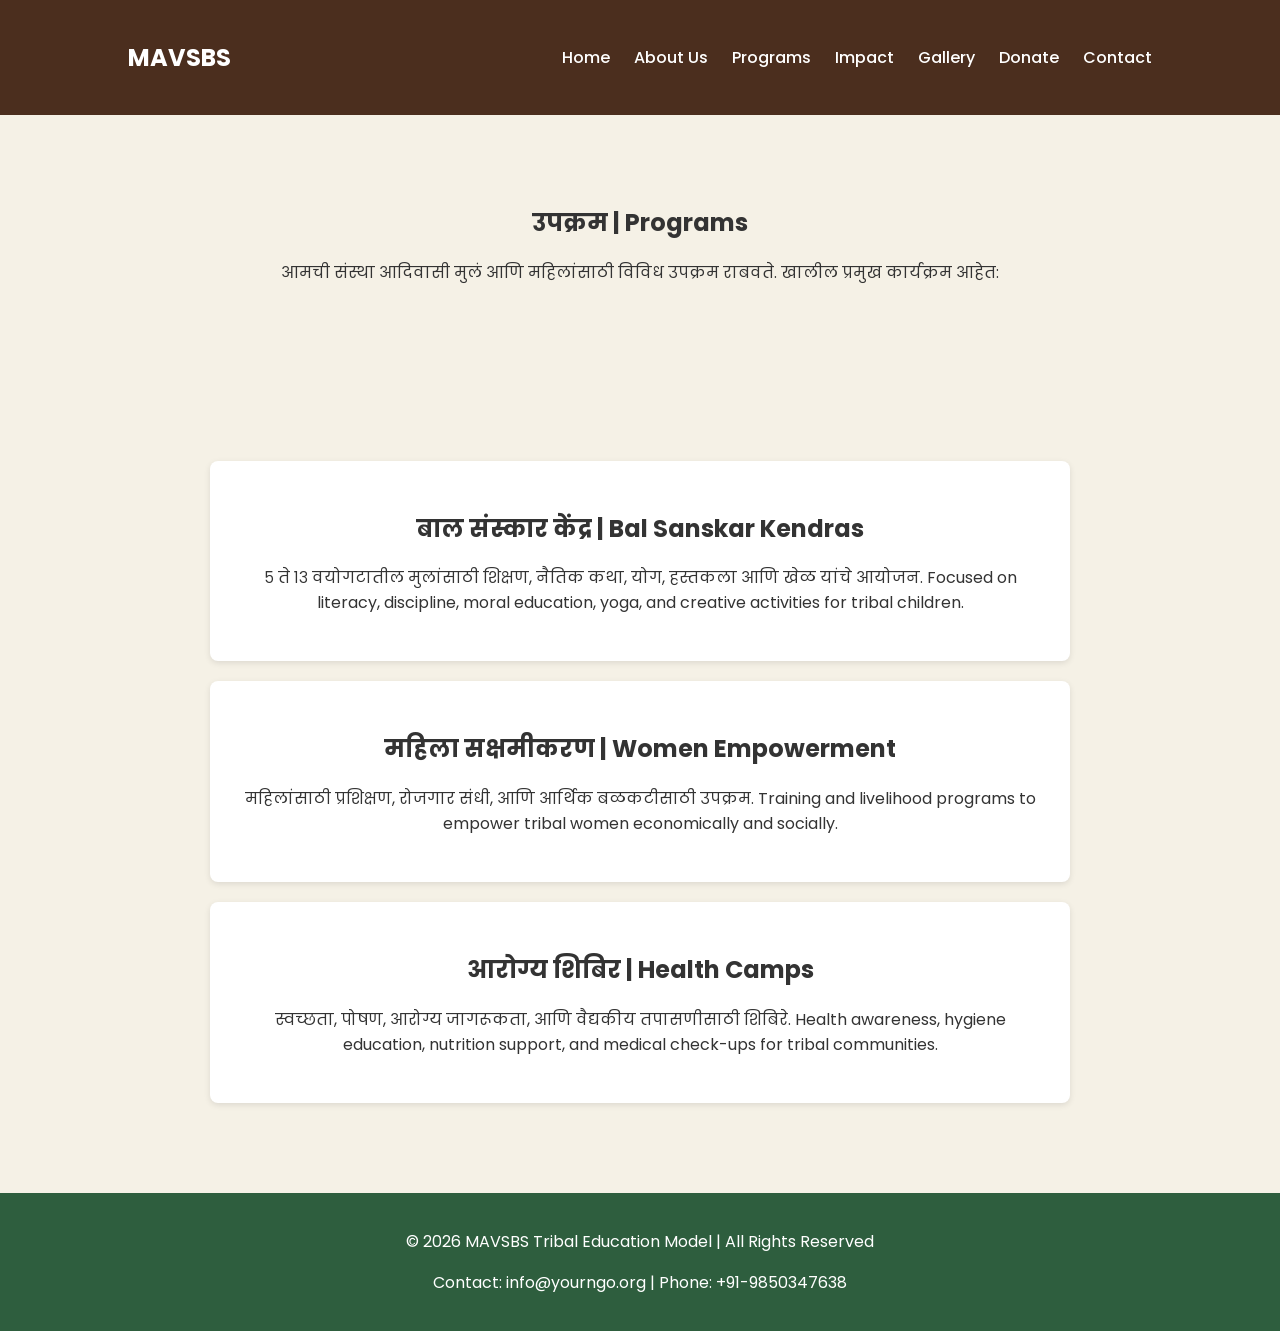
<file: about.html>
<!DOCTYPE html>
<html lang="en">
<head>
  <meta charset="UTF-8">
  <title>Programs | MAVSBS</title>
  <link href="https://fonts.googleapis.com/css2?family=Poppins:wght@300;500;700&display=swap" rel="stylesheet">
  <style>
    body {
      margin: 0;
      font-family: 'Poppins', sans-serif;
      background: #f5f1e6;
      color: #333;
    }
    header {
      background: #4b2e1e;
      color: white;
      padding: 20px 10%;
      display: flex;
      justify-content: space-between;
      align-items: center;
    }
    nav a {
      color: white;
      margin-left: 20px;
      text-decoration: none;
      font-weight: 500;
    }
    .section {
      padding: 70px 10%;
      text-align: center;
    }
    .program-box {
      background: #fff;
      margin: 20px auto;
      padding: 30px;
      border-radius: 8px;
      max-width: 800px;
      box-shadow: 0 2px 6px rgba(0,0,0,0.1);
    }
    footer {
      background: #2e5e3e;
      color: white;
      text-align: center;
      padding: 20px;
    }
  </style>
</head>

<body>

<header>
  <h2>MAVSBS</h2>
  <nav>
    <a href="index.html">Home</a>
    <a href="about.html">About Us</a>
    <a href="programs.html">Programs</a>
    <a href="impact.html">Impact</a>
    <a href="gallery.html">Gallery</a>
    <a href="donate.html">Donate</a>
    <a href="contact.html">Contact</a>
  </nav>
</header>

<section class="section">
  <h1>उपक्रम | Programs</h1>
  <p>आमची संस्था आदिवासी मुलं आणि महिलांसाठी विविध उपक्रम राबवते. खालील प्रमुख कार्यक्रम आहेत:</p>
</section>

<section class="section">
  <div class="program-box">
    <h2>बाल संस्कार केंद्र | Bal Sanskar Kendras</h2>
    <p>
      ५ ते १३ वयोगटातील मुलांसाठी शिक्षण, नैतिक कथा, योग, हस्तकला आणि खेळ यांचे आयोजन.  
      Focused on literacy, discipline, moral education, yoga, and creative activities for tribal children.
    </p>
  </div>

  <div class="program-box">
    <h2>महिला सक्षमीकरण | Women Empowerment</h2>
    <p>
      महिलांसाठी प्रशिक्षण, रोजगार संधी, आणि आर्थिक बळकटीसाठी उपक्रम.  
      Training and livelihood programs to empower tribal women economically and socially.
    </p>
  </div>

  <div class="program-box">
    <h2>आरोग्य शिबिर | Health Camps</h2>
    <p>
      स्वच्छता, पोषण, आरोग्य जागरूकता, आणि वैद्यकीय तपासणीसाठी शिबिरे.  
      Health awareness, hygiene education, nutrition support, and medical check-ups for tribal communities.
    </p>
  </div>
</section>

<footer>
  <p>© 2026 MAVSBS Tribal Education Model | All Rights Reserved</p>
  <p>Contact: info@yourngo.org | Phone: +91-9850347638</p>
</footer>

</body>
</html>
</file>
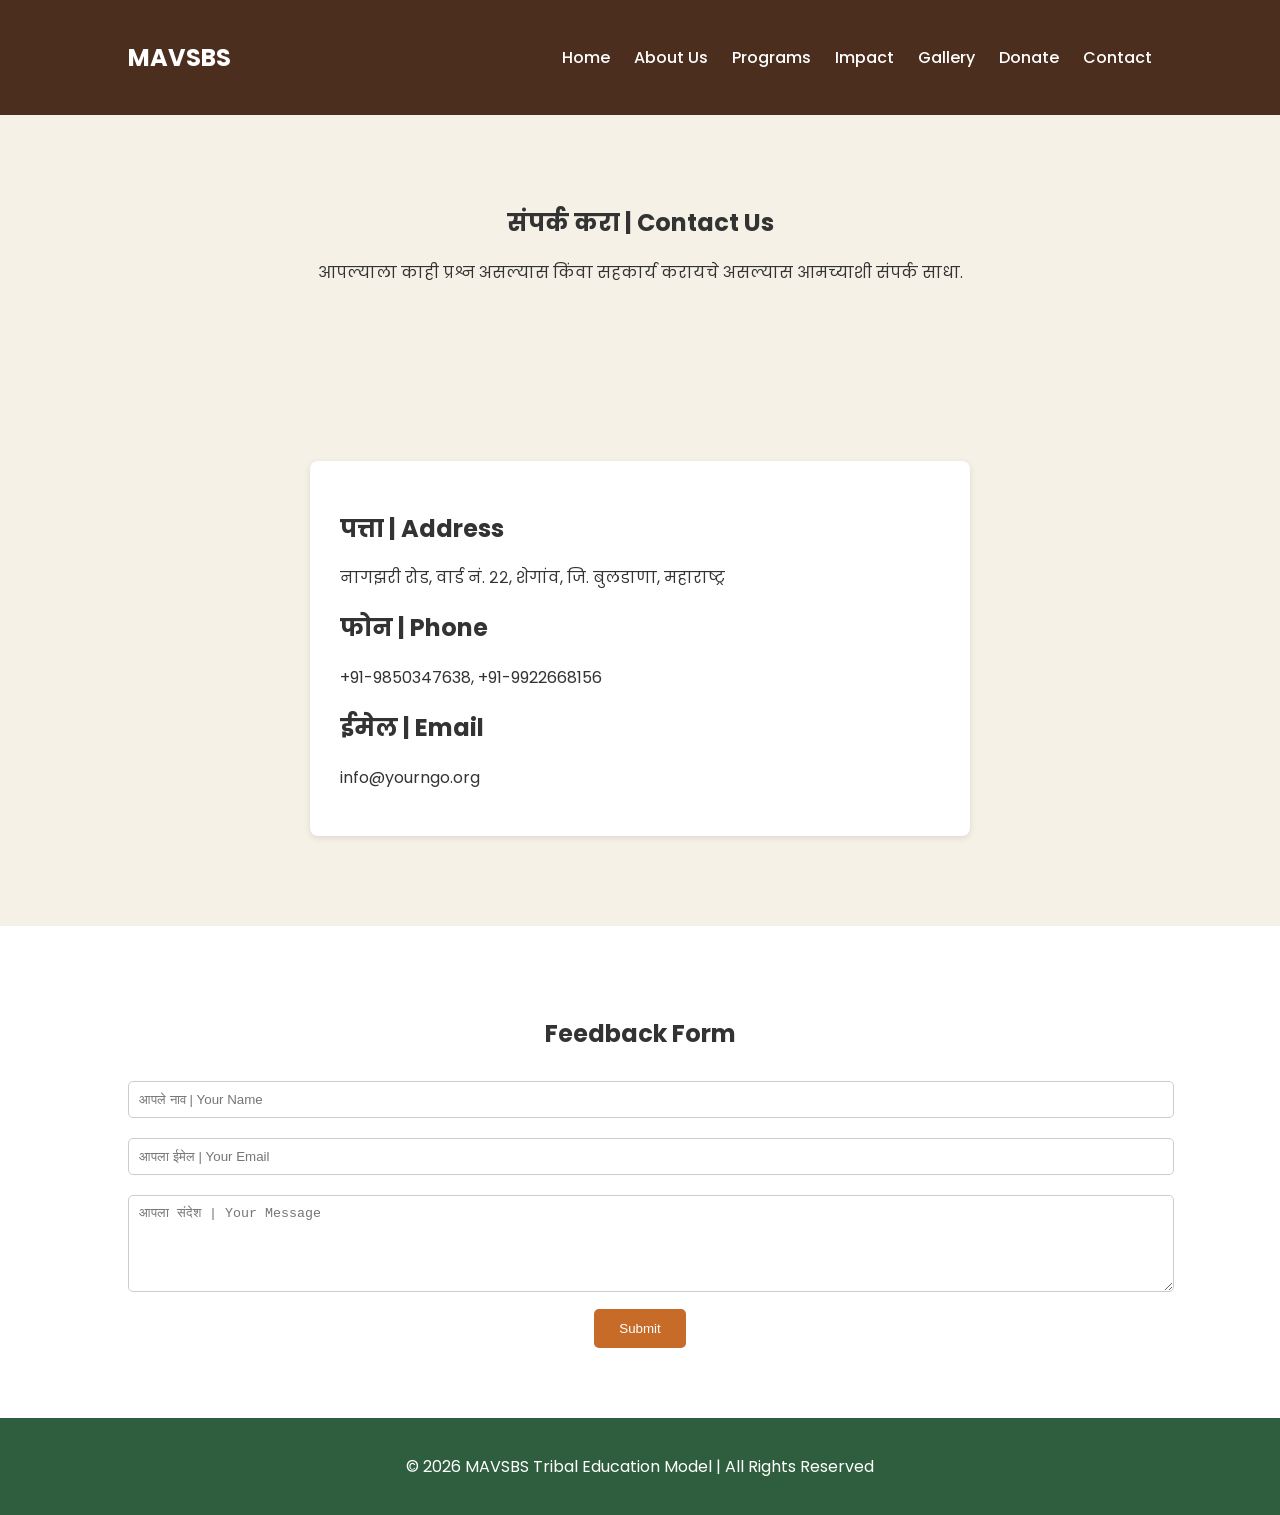
<file: contact.html>
<!DOCTYPE html>
<html lang="en">
<head>
  <meta charset="UTF-8">
  <title>Contact | MAVSBS</title>
  <link href="https://fonts.googleapis.com/css2?family=Poppins:wght@300;500;700&display=swap" rel="stylesheet">
  <style>
    body {
      margin: 0;
      font-family: 'Poppins', sans-serif;
      background: #f5f1e6;
      color: #333;
    }
    header {
      background: #4b2e1e;
      color: white;
      padding: 20px 10%;
      display: flex;
      justify-content: space-between;
      align-items: center;
    }
    nav a {
      color: white;
      margin-left: 20px;
      text-decoration: none;
      font-weight: 500;
    }
    .section {
      padding: 70px 10%;
      text-align: center;
    }
    .contact-box {
      background: #fff;
      margin: 20px auto;
      padding: 30px;
      border-radius: 8px;
      max-width: 600px;
      box-shadow: 0 2px 6px rgba(0,0,0,0.1);
      text-align: left;
    }
    footer {
      background: #2e5e3e;
      color: white;
      text-align: center;
      padding: 20px;
    }
    form input, form textarea {
      width: 100%;
      padding: 10px;
      margin: 10px 0;
      border-radius: 5px;
      border: 1px solid #ccc;
    }
    form button {
      background: #c76b29;
      color: white;
      padding: 12px 25px;
      border: none;
      border-radius: 5px;
      cursor: pointer;
    }
  </style>
</head>

<body>

<header>
  <h2>MAVSBS</h2>
  <nav>
    <a href="index.html">Home</a>
    <a href="about.html">About Us</a>
    <a href="programs.html">Programs</a>
    <a href="impact.html">Impact</a>
    <a href="gallery.html">Gallery</a>
    <a href="donate.html">Donate</a>
    <a href="contact.html">Contact</a>
  </nav>
</header>

<section class="section">
  <h1>संपर्क करा | Contact Us</h1>
  <p>आपल्याला काही प्रश्न असल्यास किंवा सहकार्य करायचे असल्यास आमच्याशी संपर्क साधा.</p>
</section>

<section class="section">
  <div class="contact-box">
    <h2>पत्ता | Address</h2>
    <p>नागझरी रोड, वार्ड नं. २२, शेगांव, जि. बुलडाणा, महाराष्ट्र</p>

    <h2>फोन | Phone</h2>
    <p>+91-9850347638, +91-9922668156</p>

    <h2>ईमेल | Email</h2>
    <p>info@yourngo.org</p>
  </div>
</section>

<section class="section" style="background:#fff;">
  <h2>Feedback Form</h2>
  <form>
    <input type="text" placeholder="आपले नाव | Your Name" required>
    <input type="email" placeholder="आपला ईमेल | Your Email" required>
    <textarea rows="5" placeholder="आपला संदेश | Your Message"></textarea>
    <button type="submit">Submit</button>
  </form>
</section>

<footer>
  <p>© 2026 MAVSBS Tribal Education Model | All Rights Reserved</p>
</footer>

</body>
</html>
</file>
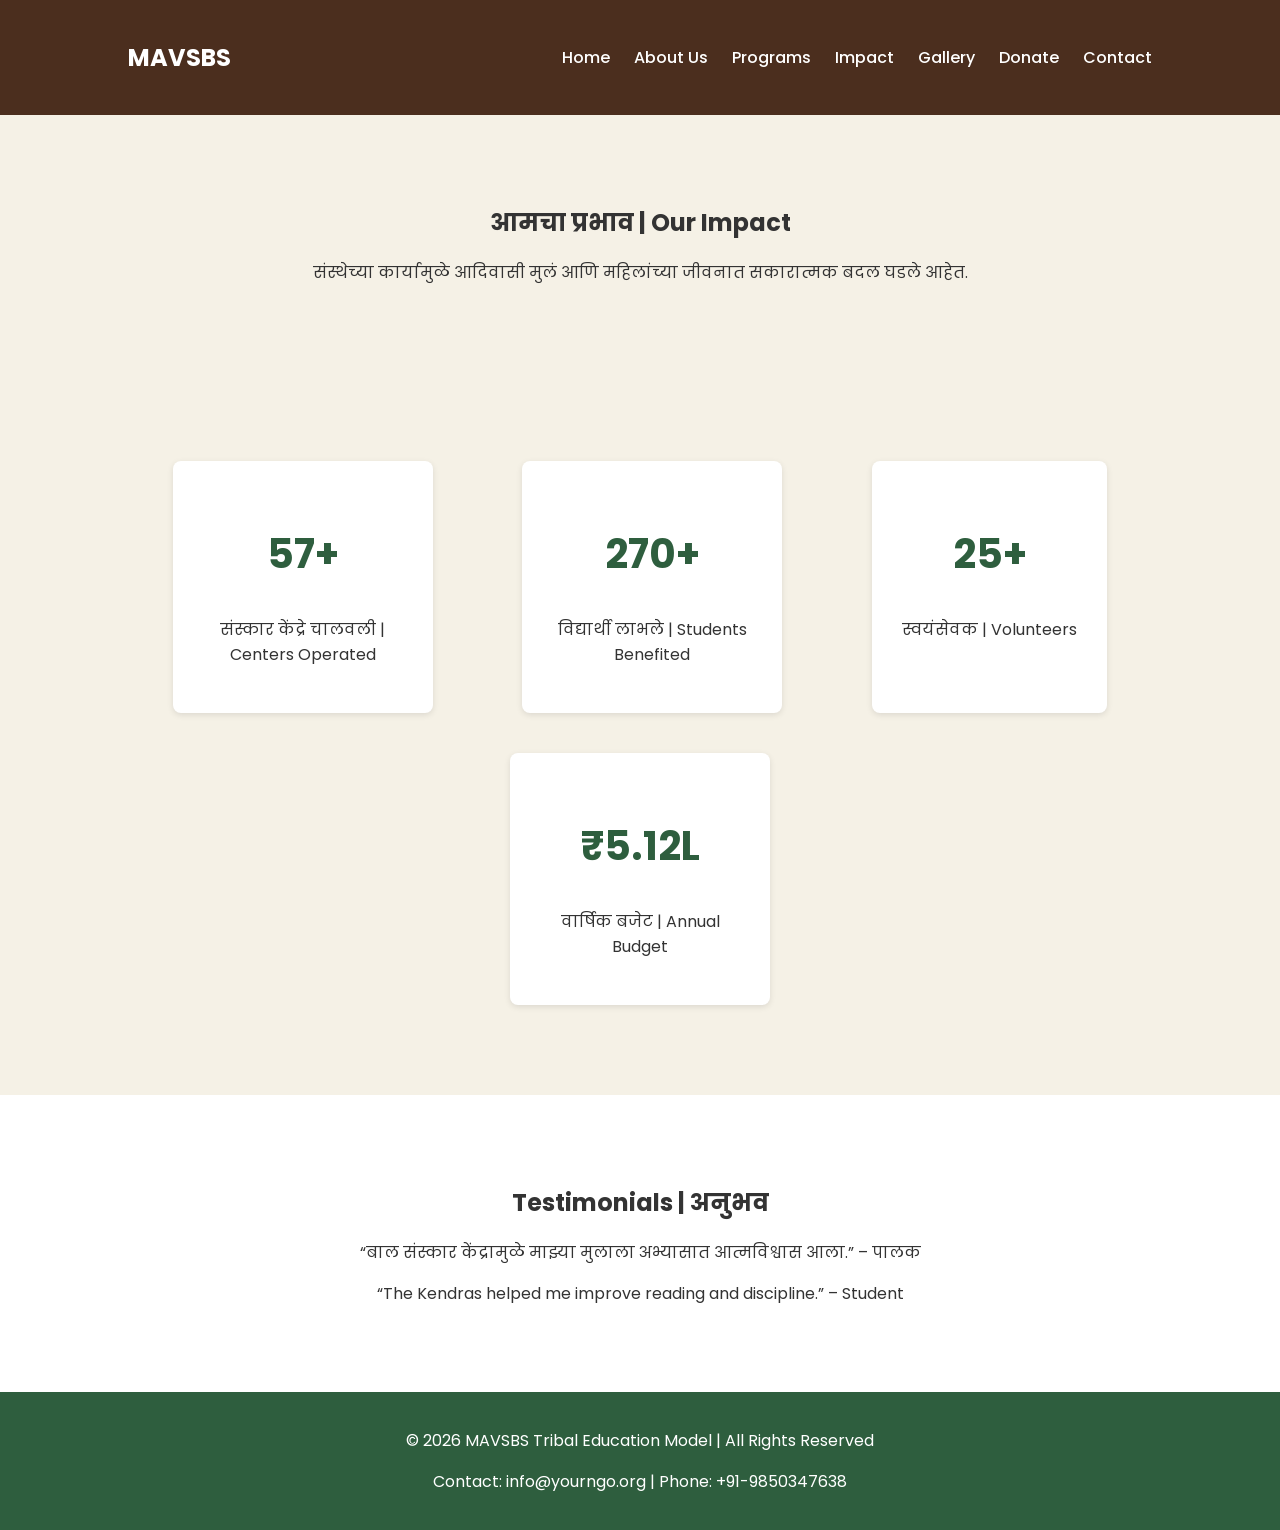
<file: impact.html>
<!DOCTYPE html>
<html lang="en">
<head>
  <meta charset="UTF-8">
  <title>Impact | MAVSBS</title>
  <link href="https://fonts.googleapis.com/css2?family=Poppins:wght@300;500;700&display=swap" rel="stylesheet">
  <style>
    body {
      margin: 0;
      font-family: 'Poppins', sans-serif;
      background: #f5f1e6;
      color: #333;
    }
    header {
      background: #4b2e1e;
      color: white;
      padding: 20px 10%;
      display: flex;
      justify-content: space-between;
      align-items: center;
    }
    nav a {
      color: white;
      margin-left: 20px;
      text-decoration: none;
      font-weight: 500;
    }
    .section {
      padding: 70px 10%;
      text-align: center;
    }
    .stats {
      display: flex;
      justify-content: space-around;
      flex-wrap: wrap;
    }
    .stat-box {
      margin: 20px;
      background: #fff;
      padding: 30px;
      border-radius: 8px;
      box-shadow: 0 2px 6px rgba(0,0,0,0.1);
      max-width: 200px;
    }
    .stat-box h2 {
      color: #2e5e3e;
      font-size: 40px;
    }
    footer {
      background: #2e5e3e;
      color: white;
      text-align: center;
      padding: 20px;
    }
  </style>
</head>

<body>

<header>
  <h2>MAVSBS</h2>
  <nav>
    <a href="index.html">Home</a>
    <a href="about.html">About Us</a>
    <a href="programs.html">Programs</a>
    <a href="impact.html">Impact</a>
    <a href="gallery.html">Gallery</a>
    <a href="donate.html">Donate</a>
    <a href="contact.html">Contact</a>
  </nav>
</header>

<section class="section">
  <h1>आमचा प्रभाव | Our Impact</h1>
  <p>संस्थेच्या कार्यामुळे आदिवासी मुलं आणि महिलांच्या जीवनात सकारात्मक बदल घडले आहेत.</p>
</section>

<section class="section">
  <div class="stats">
    <div class="stat-box">
      <h2>57+</h2>
      <p>संस्कार केंद्रे चालवली | Centers Operated</p>
    </div>
    <div class="stat-box">
      <h2>270+</h2>
      <p>विद्यार्थी लाभले | Students Benefited</p>
    </div>
    <div class="stat-box">
      <h2>25+</h2>
      <p>स्वयंसेवक | Volunteers</p>
    </div>
    <div class="stat-box">
      <h2>₹5.12L</h2>
      <p>वार्षिक बजेट | Annual Budget</p>
    </div>
  </div>
</section>

<section class="section" style="background:#fff;">
  <h2>Testimonials | अनुभव</h2>
  <p>“बाल संस्कार केंद्रामुळे माझ्या मुलाला अभ्यासात आत्मविश्वास आला.” – पालक</p>
  <p>“The Kendras helped me improve reading and discipline.” – Student</p>
</section>

<footer>
  <p>© 2026 MAVSBS Tribal Education Model | All Rights Reserved</p>
  <p>Contact: info@yourngo.org | Phone: +91-9850347638</p>
</footer>

</body>
</html>
</file>
